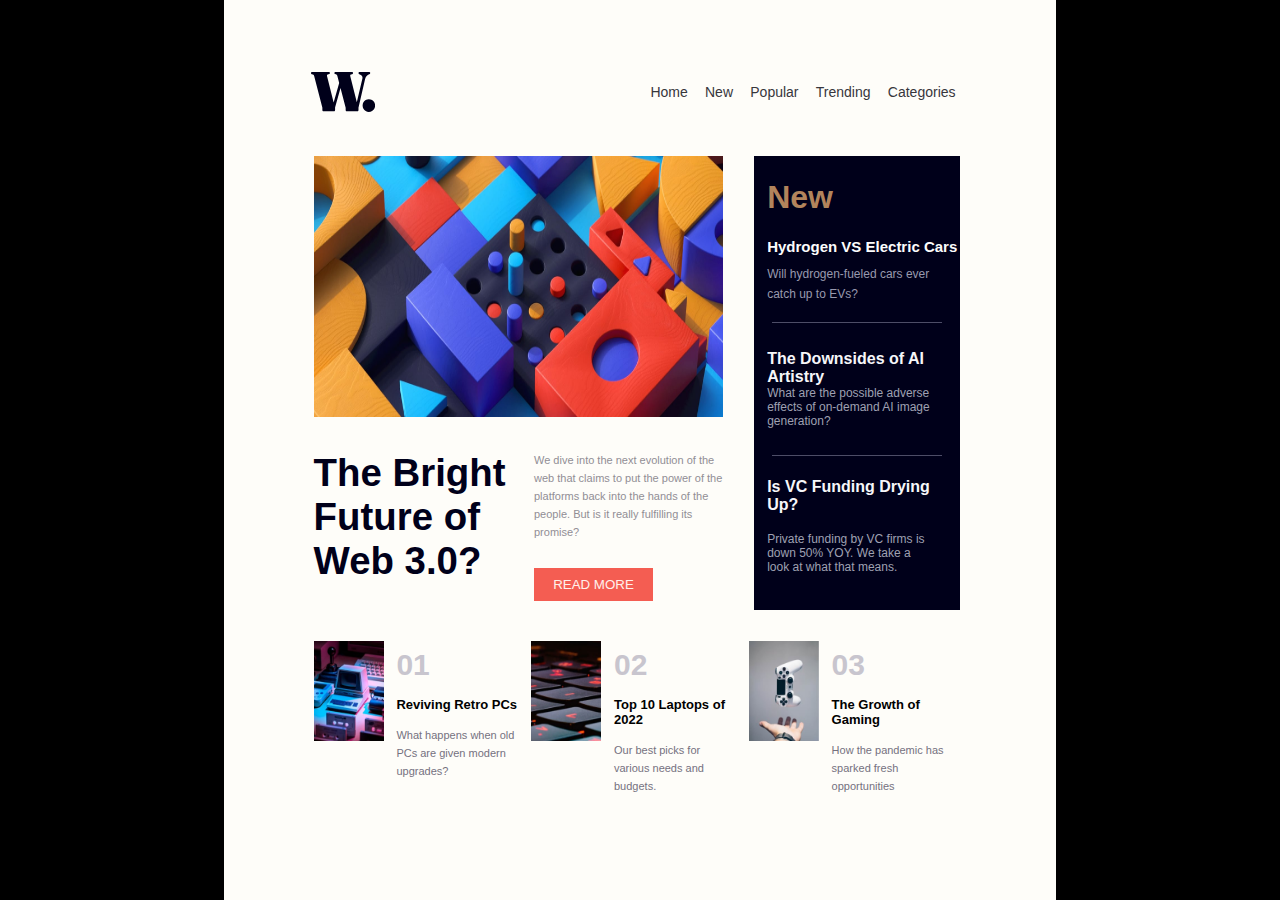
<file: index.html>
<!DOCTYPE html>
<html lang="en">
<head>
  <meta charset="UTF-8">
  <meta name="viewport" content="width=device-width, initial-scale=1.0"> <!-- displays site properly based on user's device -->

  <link rel="icon" type="image/png" sizes="32x32" href="./assets/images/favicon-32x32.png">
  <link rel="stylesheet" href="./style.css">
  
  <title>Frontend Mentor | News homepage</title>

  <!-- Feel free to remove these styles or customise in your own stylesheet 👍 -->
  <!-- <style>
    .attribution { font-size: 11px; text-align: center; }
    .attribution a { color: hsl(228, 45%, 44%); }
  </style> -->
</head>
<body>
  <div class="container">
    <div class="main">
      <div class="header">
        <div class="left-header">
          <svg width="65" height="40" xmlns="http://www.w3.org/2000/svg" class="svg-logo"><path d="M23.016 39.2c.317 0 .574-.093.77-.28.196-.187.294-.457.294-.812v-1.82c0-.448.033-.84.098-1.176.065-.336.145-.663.238-.98l5.09-18.122 4.822 18.57c.112.384.193.682.243.895l.023.099c.047.215.07.453.07.714v1.82c0 .355.098.625.294.812.196.187.453.28.77.28h10.696c.299 0 .55-.093.756-.28.205-.187.308-.457.308-.812v-1.82c0-.373.023-.705.07-.994.047-.29.135-.677.266-1.162L54.04 7.224c.299-1.25.765-2.254 1.4-3.01.635-.756 1.363-1.311 2.184-1.666l.672-.308c.336-.168.574-.331.714-.49.14-.159.21-.369.21-.63 0-.336-.117-.607-.35-.812C58.637.103 58.287 0 57.82 0h-8.904c-.467 0-.817.103-1.05.308-.233.205-.35.476-.35.812 0 .261.06.471.182.63.121.159.313.303.574.434l.616.224c1.12.41 1.871.999 2.254 1.764s.453 1.661.21 2.688l-5.535 23.486-6.477-25.81c-.133-.58-.17-1.018-.11-1.31l.026-.104c.093-.29.317-.49.672-.602l1.232-.336c.299-.112.518-.257.658-.434a.986.986 0 0 0 .21-.63c0-.355-.112-.63-.336-.826C41.468.098 41.122 0 40.656 0H24.78c-.448 0-.789.098-1.022.294-.233.196-.35.471-.35.826 0 .224.06.415.182.574.121.159.322.294.602.406l1.176.42c.261.093.462.243.602.448.14.205.294.607.462 1.204l1.751 6.742-5.553 19.475L16.128 4.48c-.147-.49-.194-.898-.14-1.223l.028-.135c.093-.345.327-.574.7-.686l1.456-.336c.504-.168.756-.504.756-1.008 0-.336-.112-.602-.336-.798C18.368.098 18.022 0 17.556 0H1.344C.896 0 .56.098.336.294.112.49 0 .756 0 1.092c0 .224.056.434.168.63.112.196.29.35.532.462l1.232.392c.355.13.625.308.812.532.187.224.345.579.476 1.064l7.84 30.408c.112.43.191.751.238.966.047.215.07.462.07.742v1.82c0 .355.103.625.308.812.205.187.467.28.784.28h10.556Zm34.804.7c1.195 0 2.263-.29 3.206-.868a6.338 6.338 0 0 0 2.24-2.338c.55-.98.826-2.04.826-3.178 0-1.157-.275-2.212-.826-3.164a6.325 6.325 0 0 0-2.24-2.282c-.943-.57-2.011-.854-3.206-.854-1.157 0-2.207.285-3.15.854a6.325 6.325 0 0 0-2.24 2.282c-.55.952-.826 2.007-.826 3.164 0 1.139.275 2.198.826 3.178.55.98 1.297 1.76 2.24 2.338.943.579 1.993.868 3.15.868Z" fill="#00001A"/></svg>

        </div>
        <div class="right-header">
          <svg width="32" height="31" xmlns="http://www.w3.org/2000/svg" class="menu-close"><g fill="#00001A" fill-rule="evenodd"><path d="m2.919.297 28.284 28.284-2.122 2.122L.797 2.419z"/><path d="M.797 28.581 29.081.297l2.122 2.122L2.919 30.703z"/></g></svg>
            <ul class="right-header-ul">
            <li class="right-header-li">Home</li>
            <li class="right-header-li">New</li>
            <li class="right-header-li">Popular</li>
            <li class="right-header-li">Trending</li>
            <li class="right-header-li right-header-li-5">Categories</li>
          </ul>
          
        </div>
          <svg width="40" height="17" xmlns="http://www.w3.org/2000/svg" class="menu-svg"><g fill="#00001A" fill-rule="evenodd"><path d="M0 0h40v3H0zM0 7h40v3H0zM0 14h40v3H0z"/><path d="M0 0h40v3H0z"/></g></svg>

          
      </div>
      <div class="body">
        <div class="item-1">
          <img class="desktop" src="./assets/images/image-web-3-desktop.jpg" alt="">
          <img class="mobile" src="./assets/images/image-web-3-mobile.jpg" alt="">
        </div>
        <div class="item-2">
          <div class="hydrogen">
            <h1 class="header-hydrogen">New </h1>
          <p class="body-hydrogen"><b>Hydrogen VS Electric Cars</b></p>
          <p class="foot-hydrogen">Will hydrogen-fueled cars ever catch up to EVs?</p>
          <div class="line"></div>
          <!-- <hr> -->
          </div>
          <div class="downsides">
            <p class="header-downsides"><b>The Downsides of AI Artistry</b></p>
            <p class="body-downsides">What are the possible adverse effects of on-demand AI image generation?</p>
          </div>
          <!-- <hr> -->
           <div class="line"></div>
          <div class="vcfunding">
            <p class="header-vcfunding"><b>Is VC Funding Drying Up?</b></p>
            <p class="body-vcfunding">Private funding by VC firms is down 50% YOY. We take a look at what that means.</p>
          </div>
        </div>
        <div class="item-3">
          <h1>
            <b>
              The Bright Future of Web 3.0?
            </b>
          </h1>
        </div>
        <div class="item-4">
          <p>
            We dive into the next evolution of the web that claims to put the power of the platforms back into the hands of the people. 
  But is it really fulfilling its promise?
          </p>
          <button>READ MORE</button>
        </div>
      </div>
      <div class="footer">
        <div class="footer-item1">
          <img src="./assets/images/image-retro-pcs.jpg" width="70px" height="100px">
          <div class="footer-body">
        <p style="font-size: 30px; color: rgb(200, 197, 206);font-weight: bold;">01</p>
        <p><b>Reviving Retro PCs</b></p>
        <p>What happens when old PCs are given modern upgrades?</p>
          </div>
        </div>
        <div class="footer-item1">
          <img src="./assets/images/image-top-laptops.jpg" width="70px" height="100px"> 
          <div class="footer-body">
        <p style="font-size: 30px; color: rgb(200, 197, 206);font-weight: bold;">02</p>
        <p><b>Top 10 Laptops of 2022</b></p>
        <p>Our best picks for various needs and budgets.</p>
          </div>
        </div>
        <div class="footer-item1">
          <img src="./assets/images/image-gaming-growth.jpg" width="70px" height="100px" alt="">
          <div class="footer-body">
        <p style="font-size: 30px; color: rgb(200, 197, 206);
        font-weight: bold;">03</p>
        <p><b>The Growth of Gaming</b></p>
        <p>How the pandemic has sparked fresh opportunities</p>
          </div>
        </div>
      </div>
    </div>
  </div>
  
  
  <!-- <div class="attribution">
    Challenge by <a href="https://www.frontendmentor.io?ref=challenge" target="_blank">Frontend Mentor</a>. 
    Coded by <a href="#">Your Name Here</a>.
  </div> -->
  <script src="./script.js"></script>
</body>
</html>
</file>
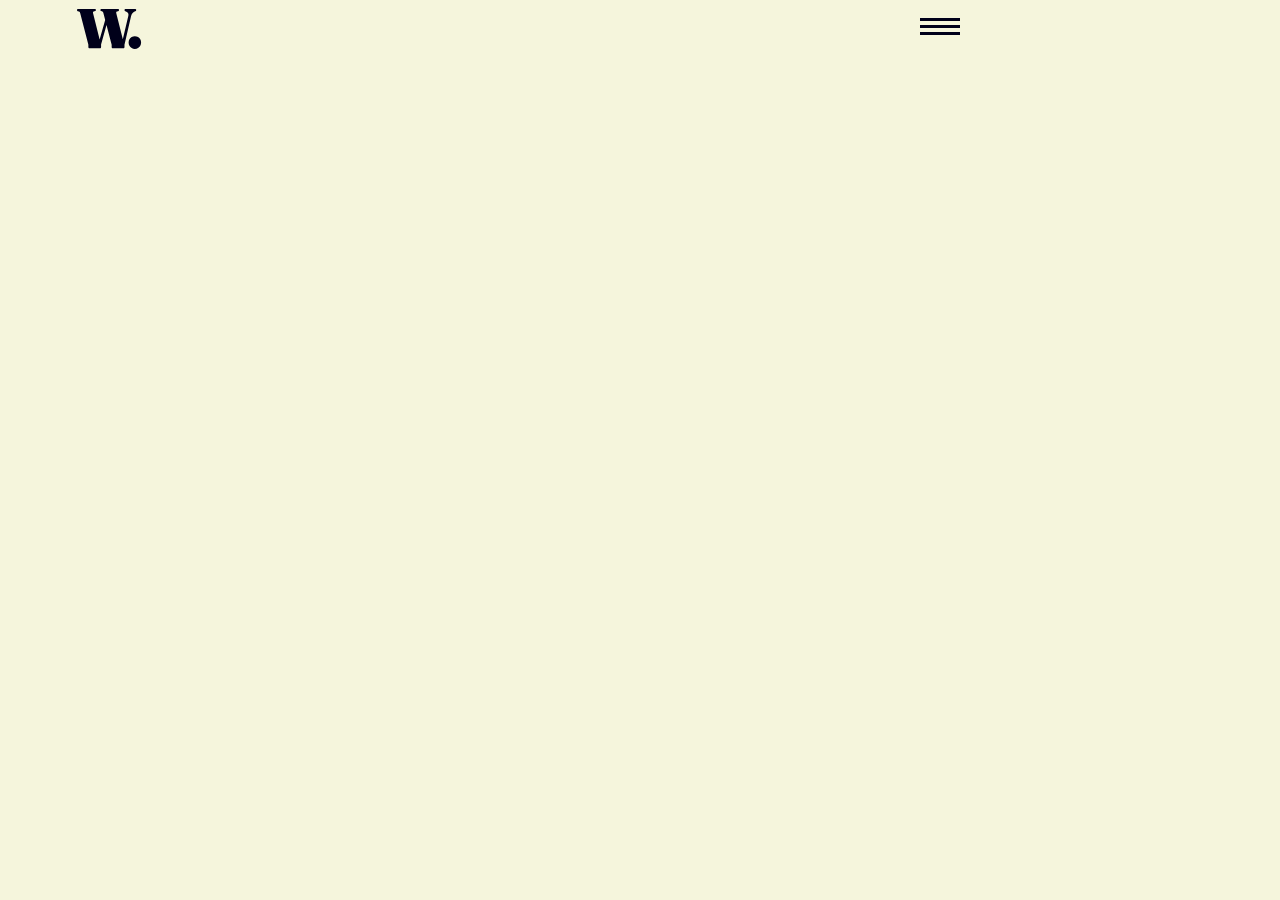
<file: model.html>
<!DOCTYPE html>
<html lang="en">
<head>
    <meta charset="UTF-8">
    <meta name="viewport" content="width=device-width, initial-scale=1.0">
    <link rel="stylesheet" href="./model.css">
    <title>Document</title>
</head>
<body>
    <div class="header">
        
        <div class="left-header-mobile">
          <svg width="65" height="40" xmlns="http://www.w3.org/2000/svg" class="svg-logo"><path d="M23.016 39.2c.317 0 .574-.093.77-.28.196-.187.294-.457.294-.812v-1.82c0-.448.033-.84.098-1.176.065-.336.145-.663.238-.98l5.09-18.122 4.822 18.57c.112.384.193.682.243.895l.023.099c.047.215.07.453.07.714v1.82c0 .355.098.625.294.812.196.187.453.28.77.28h10.696c.299 0 .55-.093.756-.28.205-.187.308-.457.308-.812v-1.82c0-.373.023-.705.07-.994.047-.29.135-.677.266-1.162L54.04 7.224c.299-1.25.765-2.254 1.4-3.01.635-.756 1.363-1.311 2.184-1.666l.672-.308c.336-.168.574-.331.714-.49.14-.159.21-.369.21-.63 0-.336-.117-.607-.35-.812C58.637.103 58.287 0 57.82 0h-8.904c-.467 0-.817.103-1.05.308-.233.205-.35.476-.35.812 0 .261.06.471.182.63.121.159.313.303.574.434l.616.224c1.12.41 1.871.999 2.254 1.764s.453 1.661.21 2.688l-5.535 23.486-6.477-25.81c-.133-.58-.17-1.018-.11-1.31l.026-.104c.093-.29.317-.49.672-.602l1.232-.336c.299-.112.518-.257.658-.434a.986.986 0 0 0 .21-.63c0-.355-.112-.63-.336-.826C41.468.098 41.122 0 40.656 0H24.78c-.448 0-.789.098-1.022.294-.233.196-.35.471-.35.826 0 .224.06.415.182.574.121.159.322.294.602.406l1.176.42c.261.093.462.243.602.448.14.205.294.607.462 1.204l1.751 6.742-5.553 19.475L16.128 4.48c-.147-.49-.194-.898-.14-1.223l.028-.135c.093-.345.327-.574.7-.686l1.456-.336c.504-.168.756-.504.756-1.008 0-.336-.112-.602-.336-.798C18.368.098 18.022 0 17.556 0H1.344C.896 0 .56.098.336.294.112.49 0 .756 0 1.092c0 .224.056.434.168.63.112.196.29.35.532.462l1.232.392c.355.13.625.308.812.532.187.224.345.579.476 1.064l7.84 30.408c.112.43.191.751.238.966.047.215.07.462.07.742v1.82c0 .355.103.625.308.812.205.187.467.28.784.28h10.556Zm34.804.7c1.195 0 2.263-.29 3.206-.868a6.338 6.338 0 0 0 2.24-2.338c.55-.98.826-2.04.826-3.178 0-1.157-.275-2.212-.826-3.164a6.325 6.325 0 0 0-2.24-2.282c-.943-.57-2.011-.854-3.206-.854-1.157 0-2.207.285-3.15.854a6.325 6.325 0 0 0-2.24 2.282c-.55.952-.826 2.007-.826 3.164 0 1.139.275 2.198.826 3.178.55.98 1.297 1.76 2.24 2.338.943.579 1.993.868 3.15.868Z" fill="#00001A"/></svg>
           </div>
      <div class="right-header-mobile">
        <svg width="32" height="31" xmlns="http://www.w3.org/2000/svg" class="menu-close-mobile"><g fill="#00001A" fill-rule="evenodd"><path d="m2.919.297 28.284 28.284-2.122 2.122L.797 2.419z"/><path d="M.797 28.581 29.081.297l2.122 2.122L2.919 30.703z"/></g></svg>
        <div class="right-ul">
            <ul>
            <li>Home</li>
            <li>New</li>
            <li>Popular</li>
            <li>Trending</li>
            <li>New Categories</li>
        </ul>
        </div>
      
      
      </div>
      <svg width="40" height="17" xmlns="http://www.w3.org/2000/svg" class="menu-svg-mobile"><g fill="#00001A" fill-rule="evenodd"><path d="M0 0h40v3H0zM0 7h40v3H0zM0 14h40v3H0z"/><path d="M0 0h40v3H0z"/></g></svg>
      </div>
      <script src="./model.js"></script>

</body>
</html>
</file>
<file: style.css>
*
{
    margin: 0;
    padding: 0;
}
body
{
    @import url('https://fonts.googleapis.com/css2?family=Inter:wght@400;500;600;700&display=swap');
    font-family: 'Inter', sans-serif;
    min-width:100vw;
    min-height: 100vh;
    background-color: black;
}
.container
{
    margin: 0 17.5vw;
    width: calc(100vw-35vw);
    min-height: 100vh;
    background-color: #FEFDF9;
}
.header
{
    padding-top:8vh;
    padding-bottom: 4vh;
    padding-left: 6.8vw;
    padding-right: 7vw;
    display: flex;
    align-items: center;
    justify-content: space-between;
    font-size: 12px;
}
/* .right-header
{
    display: none;
    
} */
.svg-logo
{
    width:5vw;
    height: 5vh;
}
.right-header > ul
{
    display: flex;
    align-items: center;
    justify-content: space-between;
    list-style: none;
    margin-top: -4vh;
}
.right-header>ul>li
{
    color: hsl(251, 5%, 44%);
     padding-left: 0.5vw;
    padding-right: 0.85vw; 
    cursor: pointer;
    padding-top: 3vh;
    margin-left: 0vw;
    font-size: 14px;
    /* font-weight: bold; */
    
    color: rgb(55, 54, 60);
}
.right-header-li:hover
{
    color: hsl(4, 58%, 73%);
}
.body
{
    /* background-color: blue; */
    /* padding-left: 8vw;
    padding-right: 8vw; */
    display: grid;
    gap:22px;
    grid-template-areas: 
    "item-1 item-1 item-2"
    "item-3 item-4 item-2";
    padding-left: 7vw;
    padding-right: 7.5vw;
    
}
.body img
{
    width: 32vw;
    height: 29vh;
}
/* .body > *
{
    background-color: burlywood;
} */
.item-1
{
    grid-area:item-1;
    border: 1px sold red;
}
.item-2
{
    grid-area: item-2;
    background-color: hsl(240, 100%, 5%);
    /* width: 17vw; */
}
.item-2 h1
{
    padding-left: 1vw;
    padding-top: 2.5vh;
    padding-bottom: 2.5vh;
    color: hsl(28, 36%, 53%);
}
 .item-2 p b:hover
{
    color: rgb(225, 173, 99);
    cursor:pointer;
}
.item-2 .body-hydrogen
{
    padding-left: 1vw;
    padding-bottom: 1vh;
    font-size: 15px;
    color: hsl(0, 0%, 99%);
}
.item-2 .foot-hydrogen
{
    padding-left: 1vw;
    font-size: 12px;
    padding-right: 1vw;
    line-height: 20px;
    color: hsl(237, 12%, 64%);
    padding-bottom: 2vh;
}
.item-2 .downsides
{
    padding-left: 1vw;
    padding-right: 2vw;
}
.item-2 .header-downsides
{
    color: hsl(240, 20%, 97%);
    padding-top: 3vh;
}
.item-2 .body-downsides
{
    color: hsl(237, 11%, 66%);
    font-size: 12px;
    padding-bottom: 3vh;
}
.item-2 .header-vcfunding
{
    padding-top: 2.5vh;
    color: hsl(240, 20%, 97%);
    padding-bottom: 2vh;
    padding-left: 1vw;
    padding-right: 2vw;
}
.item-2 .body-vcfunding
{
    color:hsl(237, 11%, 66%) ;
    font-size: 12px;
    padding-bottom: 4vh;
    padding-left: 1vw;
    padding-right: 2vw;
}
.item-3
{
    grid-area: item-3;
    width: 15.5vw;
    font-size: larger;
    color: hsl(240, 100%, 5%);
    /* border: 1px solid gray; */
}
.item-4
{
    width: 15.5vw;
    grid-area: item-4;
    /* border: 1px solid goldenrod; */
}
.item-4 p
{
    font-size: 11px;
    line-height: 18px;
    color: hsl(270, 3%, 57%);
    padding-bottom: 3vh;
}
.item-4 button
{
    width: 60%;
    background-color: hsl(4, 88%, 64%);
    color: hsl(17, 100%, 96%);
    padding-top: 1vh;
    padding-bottom: 1vh;
    border-style: none;
    cursor: pointer;
}
.item-4 button:hover
{
    background-color: rgb(0, 0, 26);
    color: rgb(226, 225, 240);
}
.footer
{
    margin: 3.5vh 7vw;
    width:calc(100%-14vw);
    height:20vh;
    /* background-color: aliceblue; */
    display: flex;
    justify-content: space-evenly;

}
.footer-item1
{
    display: flex;
    width:18vw;
    height: 18vh;
    /* border: 1px solid burlywood; */

}
.footer-body > *
{
    padding: 0.8vh 1vw;
    font-size: 13px;
}
.footer-body :nth-child(3)
{
    line-height: 18px;
    padding-bottom: 1vh;
    font-size: 11px;
    color: hsl(257, 6%, 47%);   
}
.footer-body :nth-child(2):hover
{
    color: rgb(226, 104, 96);
    cursor: pointer;
}
.line
{
    margin: 0 2vh;    
    width:calc(100%-4vh);
    height:0.5px;
    background-color: rgb(77, 77, 103);
}
.menu-svg
{
    display: none;
}
.mobile
{
    display: none;
}
.menu-close
{
    display: none;
    padding-top: 9vh;
    padding-left: 54vw;
}
.left-header-mobile {
    margin-left: 6vw;
    margin-top: 1vh;
}

.right-header-mobile {
    display: flex;
    padding-top: 3vh;
    /* padding-left: 85vw; */
    margin-left: 20vw;
    flex-direction: column-reverse;
    /* border: 1px solid blue; */
    display: none;
    width: 80vw;
    padding-bottom: 100vh;
    background-color: rgb(254, 253, 249);
    border: 1px solid red;

}

.menu-svg-mobile {
    display: block;
    padding-right: 25vw;
    padding-top: 2vh;
}

.menu-close-mobile {
    display: none;
    padding-left: 10vw;
}

.right-ul {
    height: 100vh;
    display: none;
    padding-left: 5vw;
    padding-top: 2vh;
}

/* .right-header-ul li {
    list-style: none;
    margin-top: 1vh;
    padding-bottom: 1vh;
} */
/* .right-header-ul li:nth-child(1)
{
    margin-top: 3vh;
} */
/* .block
{
    display: block;
} */
@media (max-width:965px) {
    *
    {
        margin: 0;
        padding: 0;
    }
    .container
    {
        background-color: #FEFDF9;
        min-width: 100vw;
        min-height: 100vh;
        margin: 0;
        padding: 0;
    }   
    .svg-logo
    {
        width:18vw;
        height: 7vh;
    }
    .right-header
    {
        margin-top: 0;
        padding-top: 0;
        display: none;
        margin-top: 16vw;
        margin-left: 23vw;
        top:-60px;
        right: 0;
        height: 226vh;
        /* padding-top:2vh ;
        padding-left: 30vh; */
    }
    .right-header-ul
    {
        position: absolute;
        left: 0;
        padding-top: 5vh;
        font-size: 18px;
        padding-left: 4vw;
    }
    .menu-svg
    {
        display: block;
        padding-left: 2vw;
    }
    .mobile
    {
        display: block;

    }
    /* .body img
    {
        width: 55vw;
        height: 30vh;
    } */
    .desktop
    {
        display: none;
        
    }
    .body
    {
        display: grid;
        /* grid-template-columns: 1fr 1fr 1fr 1fr;
        grid-template-rows: 2fr 1fr 1fr 2fr ;*/
        grid-area:
         "item-1"
        "item-1"
        "item-3"
        "item-4"
        "item-2"; 
    }
    .item-1, .item-1 img
    {
        grid-row: 1;
        grid-column: 1/5;
        width: 85vw;

    }
    .item-2
    {
        grid-row: 2;
        grid-column: span 5;
        width: 85vw;
    }
    .item-3
    {
        grid-column: 1/4;
        grid-row: 3;
        width: 85vw;
    }
    .item-4
    {
        grid-column: 1/4;
        grid-row: 4;
        width: 85vw;
    }
    .footer
    {
        min-height: 90vh;
        display: flex;
        flex-direction: column;
    }
    /* .footer-body
    {
        padding-left: 5vw;
    } */
    .footer-item1
    {
        width:85vw;
        display: flex;
        flex-direction: row;
        justify-content: flex-start;
    }
    .footer-body
    {
        margin: -1vh 8vw;

    }



}
</file>
<file: model.css>
*
{
    margin: 0;
    padding: 0;
}
body,html
{
    width: 100vw;
    min-height: 100vh;
    background-color: beige;
}
.header
{
    display: flex;
    justify-content: space-between;
}
.left-header-mobile
{
    margin-left: 6vw;
    margin-top: 1vh;
}
.right-header-mobile
{
    display: flex;
    padding-top: 3vh;
    /* padding-left: 85vw; */
    margin-left: 20vw;
    flex-direction: column-reverse;
    /* border: 1px solid blue; */
    display: none;
    width: 80vw;
    padding-bottom: 100vh;
    background-color: rgb(254, 253, 249);
    border: 1px solid red;
    
}
.menu-svg-mobile
{
    display: block;
    padding-right: 25vw;
    padding-top: 2vh;
}
.menu-close-mobile
{
display: none;
padding-left: 10vw;
}
.right-ul
{
    height: 100vh;
    display: none;
    padding-left: 5vw;
    padding-top: 2vh;
}

.right-header-mobile li
{
    list-style: none;
    padding-top: 1vh;
}
</file>
